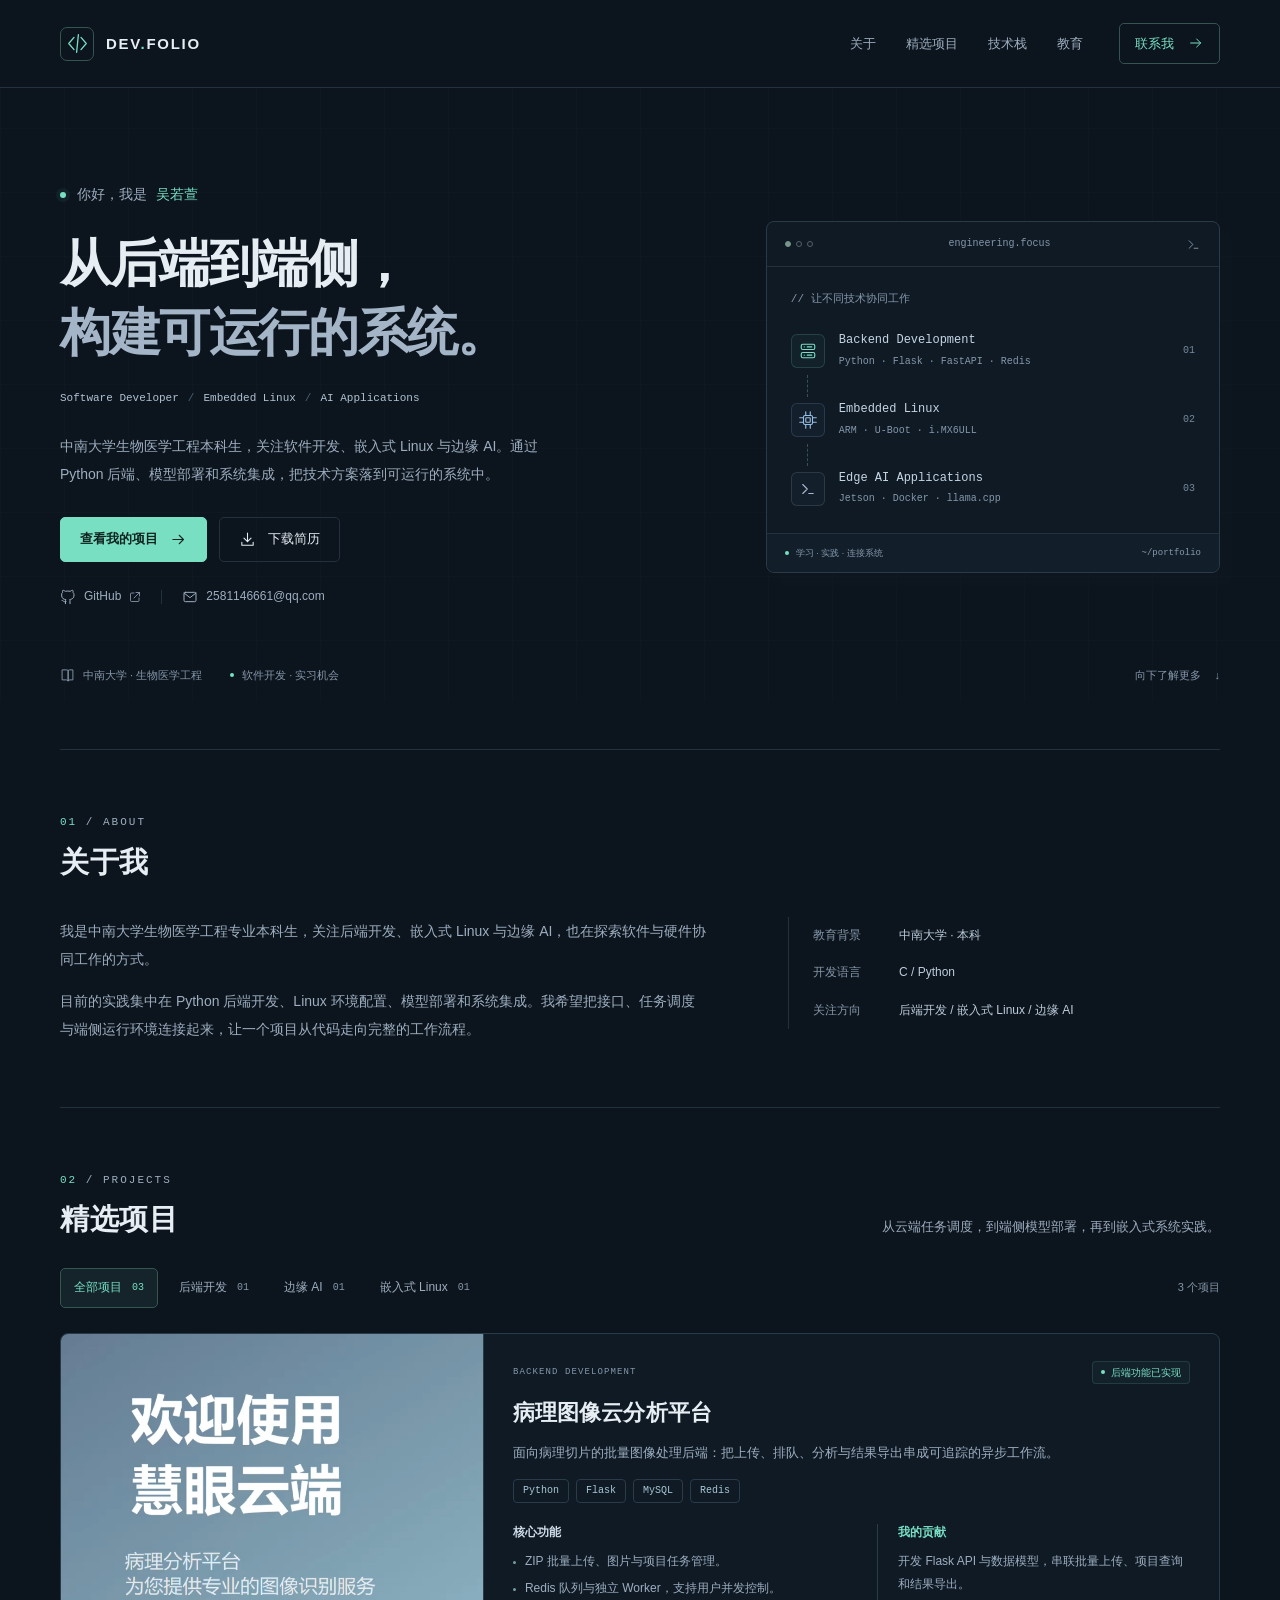
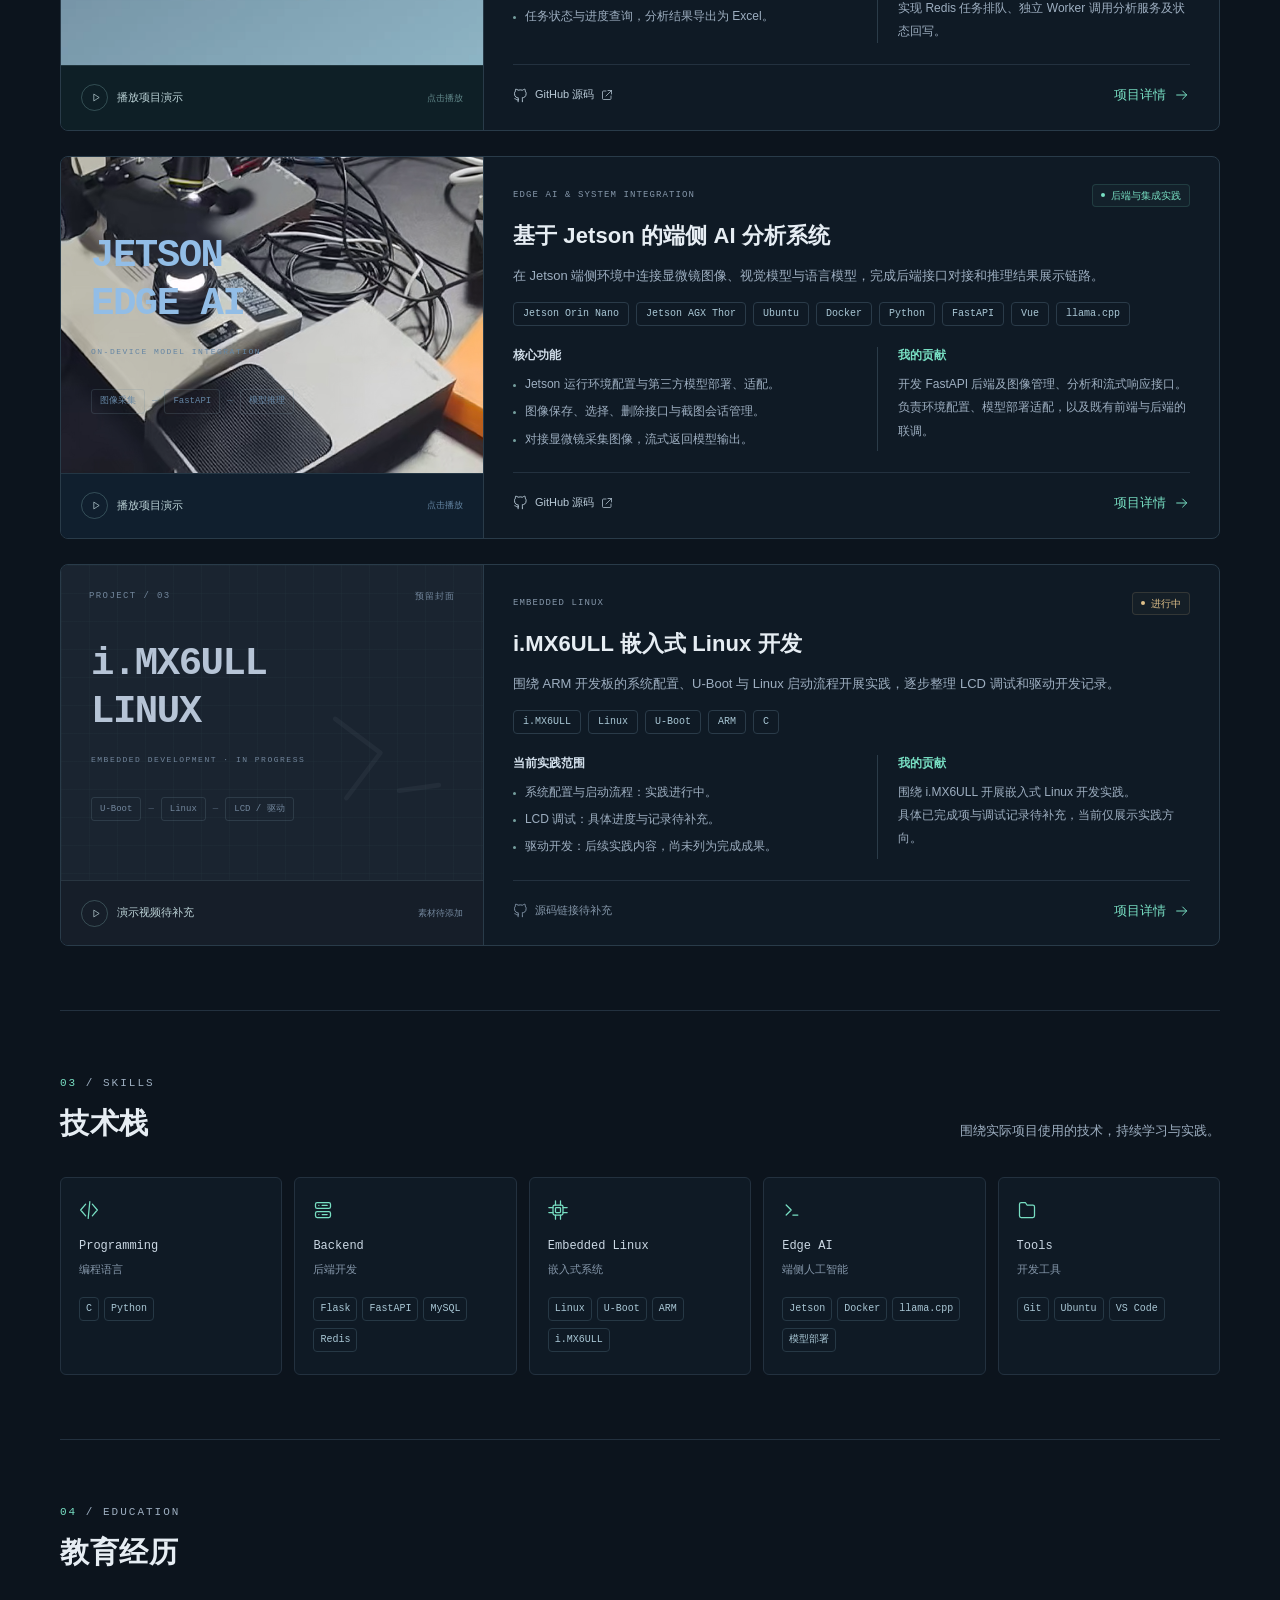
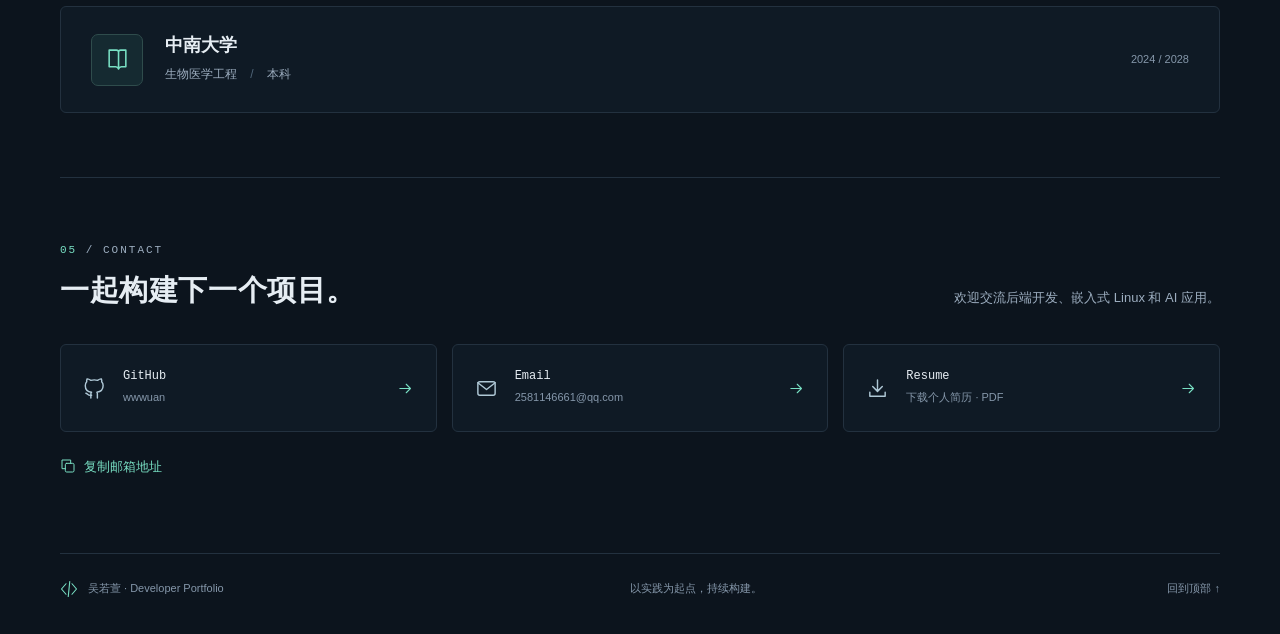
<file: index.html>
<!doctype html>
<html lang="zh-CN">
<head>
  <meta charset="utf-8">
  <meta name="viewport" content="width=device-width, initial-scale=1">
  <meta name="color-scheme" content="dark">
  <meta name="theme-color" content="#0c141d">
  <meta name="description" content="中南大学生物医学工程本科生的开发者作品集，关注 Python 后端、嵌入式 Linux 与端侧 AI 系统集成。">
  <title>个人技术作品集 · Software Developer</title>
  <link rel="icon" href="./favicon.svg" type="image/svg+xml">
  <link rel="stylesheet" href="./styles/main.css">
  <script type="module" src="./scripts/app.js"></script>
</head>
<body data-page="home">
  <a class="skip-link" href="#main">跳转到主要内容</a>
  <header class="site-header" id="site-header"></header>
  <main id="main" tabindex="-1">
    <section class="hero container" id="home" aria-label="个人介绍"></section>
    <section class="section container" id="about" aria-labelledby="about-title"></section>
    <section class="section container" id="projects" aria-labelledby="projects-title"></section>
    <section class="section container" id="skills" aria-labelledby="skills-title"></section>
    <section class="section container" id="education" aria-labelledby="education-title"></section>
    <section class="section container contact-section" id="contact" aria-labelledby="contact-title"></section>
  </main>
  <footer class="site-footer container" id="site-footer"></footer>
  <div class="toast" id="toast" role="status" aria-live="polite" aria-atomic="true"></div>
  <noscript><div class="noscript container">请启用 JavaScript 以查看作品集。本站展示 Python 后端、Jetson 端侧 AI 和 i.MX6ULL 嵌入式 Linux 三个项目方向。</div></noscript>
</body>
</html>
</file>
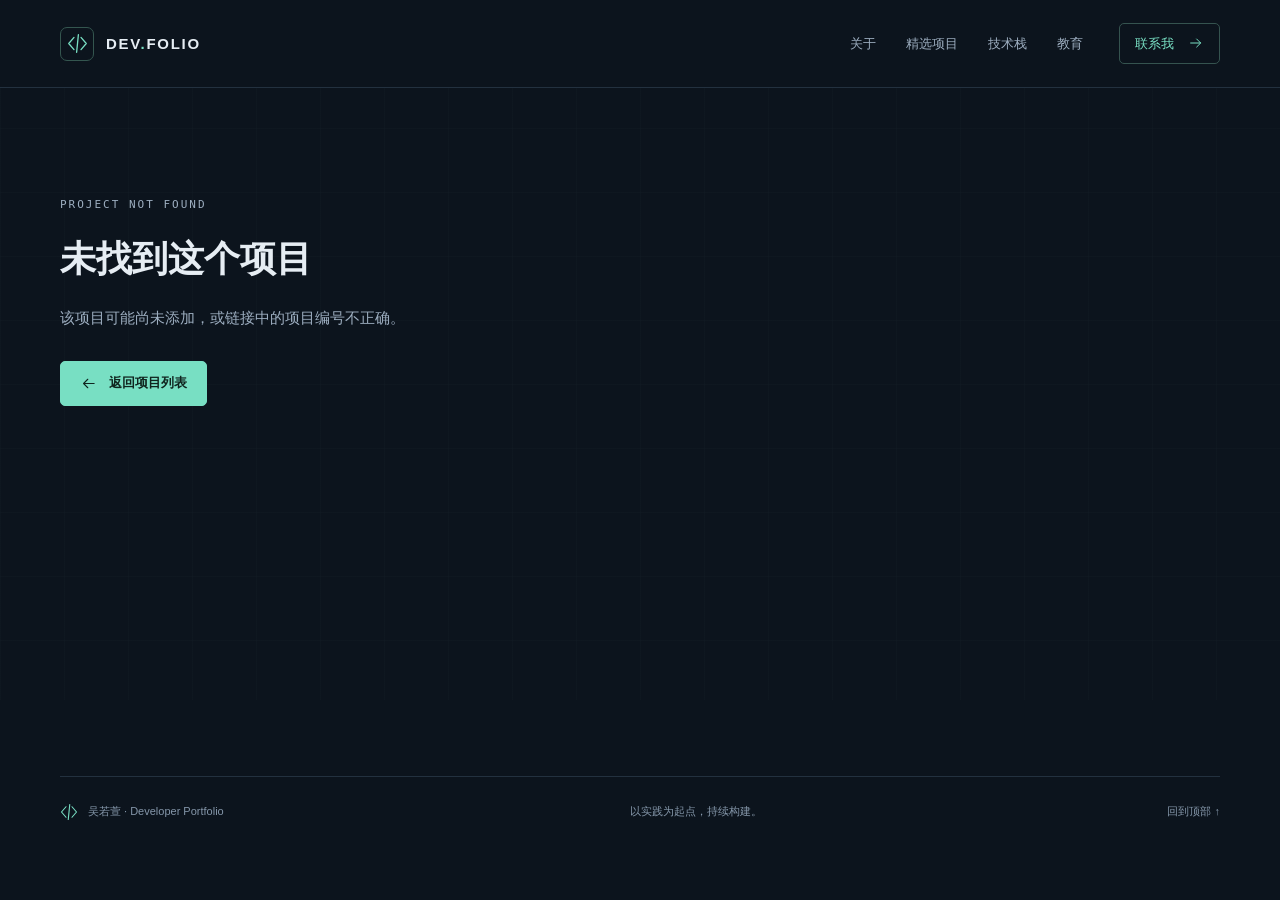
<file: project.html>
<!doctype html>
<html lang="zh-CN">
<head>
  <meta charset="utf-8">
  <meta name="viewport" content="width=device-width, initial-scale=1">
  <meta name="color-scheme" content="dark">
  <meta name="theme-color" content="#0c141d">
  <meta name="description" content="项目实现、个人贡献、技术流程与开发状态。">
  <title>项目详情 · 个人技术作品集</title>
  <link rel="icon" href="./favicon.svg" type="image/svg+xml">
  <link rel="stylesheet" href="./styles/main.css">
  <script type="module" src="./scripts/app.js"></script>
</head>
<body data-page="project">
  <a class="skip-link" href="#main">跳转到主要内容</a>
  <header class="site-header" id="site-header"></header>
  <main id="main" class="container detail-main" tabindex="-1"></main>
  <footer class="site-footer container" id="site-footer"></footer>
  <div class="toast" id="toast" role="status" aria-live="polite" aria-atomic="true"></div>
  <noscript><div class="noscript container">请启用 JavaScript 以查看作品集。本站展示 Python 后端、Jetson 端侧 AI 和 i.MX6ULL 嵌入式 Linux 三个项目方向。</div></noscript>
</body>
</html>
</file>
<file: styles/main.css>
:root {
  color-scheme: dark;
  --bg: #0c141d;
  --surface: #111d29;
  --surface-raised: #152332;
  --surface-soft: #0f1a25;
  --text: #e6edf3;
  --muted: #9daec0;
  --subtle: #8597aa;
  --accent: #78dfc3;
  --accent-dim: rgba(120, 223, 195, .08);
  --line: #23313f;
  --font: -apple-system, BlinkMacSystemFont, "Segoe UI", "PingFang SC", "Microsoft YaHei", sans-serif;
  --mono: "Cascadia Code", "SFMono-Regular", Consolas, monospace;
}
* { box-sizing: border-box; }
html { scroll-behavior: smooth; scroll-padding-top: 104px; }
body { margin: 0; background: var(--bg); color: var(--text); font-family: var(--font); font-size: 15px; line-height: 1.8; -webkit-font-smoothing: antialiased; }
body::before { content: ""; position: absolute; top: 0; left: 0; right: 0; height: 700px; pointer-events: none; background-image: linear-gradient(rgba(120,150,170,.025) 1px, transparent 1px), linear-gradient(90deg, rgba(120,150,170,.025) 1px, transparent 1px); background-size: 64px 64px; z-index: -1; }
a { color: inherit; text-decoration: none; }
button, input { font: inherit; }
button { cursor: pointer; }
button:disabled { cursor: default; }
a, button { -webkit-tap-highlight-color: transparent; }
button, a { touch-action: manipulation; }
:focus-visible { outline: 2px solid var(--accent); outline-offset: 5px; border-radius: 3px; }
::selection { background: #285a55; color: white; }
h1, h2, h3, h4, p { margin: 0; }
h1, h2, h3, h4 { line-height: 1.4; }
img, video { display: block; width: 100%; }
svg { flex-shrink: 0; }
.icon { width: 20px; height: 20px; vertical-align: middle; }
.container { width: min(1160px, calc(100% - 96px)); margin-inline: auto; }
.skip-link { position: fixed; top: -80px; left: 20px; background: var(--accent); color: var(--bg); padding: 10px 18px; z-index: 100; }
.skip-link:focus { top: 14px; }
.site-header { position: sticky; top: 0; height: 88px; z-index: 30; background: var(--bg); border-bottom: 1px solid var(--line); }
.nav-wrap { height: 100%; display: flex; align-items: center; justify-content: space-between; }
.brand { display: inline-flex; gap: 12px; align-items: center; font-size: 15px; font-weight: 700; letter-spacing: 1.7px; }
.brand-mark { width: 34px; height: 34px; display: grid; place-items: center; color: var(--accent); border: 1px solid #34564f; border-radius: 7px; }
.brand-mark .icon { width: 21px; height: 21px; }
.brand-dot { color: var(--accent); }
.primary-nav { display: flex; align-items: center; gap: 30px; }
.primary-nav > a { font-size: 13px; color: var(--muted); transition: color .15s; }
.primary-nav > a:hover, .primary-nav > a[aria-current] { color: var(--accent); }
.primary-nav > .nav-contact { display: inline-flex; align-items: center; gap: 14px; padding: 8px 15px; border: 1px solid #35534f; border-radius: 5px; color: var(--accent); margin-left: 6px; }
.nav-contact .icon { width: 16px; height: 16px; }
.menu-toggle { display: none; background: transparent; color: var(--text); border: 1px solid var(--line); padding: 9px; border-radius: 5px; }
.section { padding-block: 64px; border-top: 1px solid var(--line); }
.section-heading { display: flex; align-items: flex-end; justify-content: space-between; gap: 28px; margin-bottom: 34px; }
.eyebrow { font-family: var(--mono); font-size: 11px; color: var(--muted); letter-spacing: 2px; line-height: 1.6; }
.eyebrow > span { color: var(--accent); }
.section-heading h2 { font-size: 29px; font-weight: 650; letter-spacing: .6px; margin-top: 10px; }
.section-description { max-width: 340px; color: var(--muted); font-size: 13px; line-height: 1.9; }
.hero { padding-block: 94px 64px; }
.hero h1 { font-size: clamp(34px, 4vw, 54px); letter-spacing: -1.4px; line-height: 1.35; margin-block: 22px; font-weight: 680; }
.button { min-height: 44px; display: inline-flex; gap: 12px; align-items: center; justify-content: center; padding: 11px 19px; border: 1px solid var(--line); border-radius: 5px; background: transparent; color: var(--text); font-size: 13px; font-weight: 500; line-height: 1.6; transition: background .18s, border-color .18s, transform .18s; }
.button .icon { width: 17px; height: 17px; }
.button:hover:not(:disabled) { background: var(--surface-raised); border-color: #456172; }
.button-primary { background: var(--accent); border-color: var(--accent); color: #10251f; font-weight: 650; }
.button-primary:hover:not(:disabled) { background: #9ae9d3; border-color: #9ae9d3; transform: translateY(-2px); }
.button:disabled { color: var(--subtle); border-color: var(--line); background: transparent; }
.button small { font-weight: 400; font-size: 10px; color: var(--subtle); }
.text-link { display: inline-flex; align-items: center; gap: 8px; color: var(--accent); font-size: 13px; }
.text-link:hover { text-decoration: underline; text-underline-offset: 5px; }
.text-link .icon { width: 16px; height: 16px; }
.tag-list { display: flex; flex-wrap: wrap; gap: 7px; list-style: none; margin: 0; padding: 0; }
.tag { display: inline-flex; padding: 2px 9px; border: 1px solid #2a3b49; border-radius: 4px; font-family: var(--mono); color: #a9c7d5; font-size: 10px; line-height: 1.8; }
.site-footer { border-top: 1px solid var(--line); display: flex; align-items: center; justify-content: space-between; gap: 20px; padding-block: 25px 35px; color: var(--subtle); font-size: 11px; }
.footer-brand { display: flex; align-items: center; gap: 10px; }
.footer-brand .icon { width: 18px; height: 18px; color: var(--accent); }
.back-top:hover { color: var(--accent); }
.toast { position: fixed; bottom: 28px; left: 50%; transform: translate(-50%, 15px); opacity: 0; visibility: hidden; width: max-content; max-width: calc(100% - 32px); padding: 12px 22px; border: 1px solid #3a5c55; border-radius: 7px; background: #172b30; color: var(--text); font-size: 13px; z-index: 60; transition: opacity .2s, transform .2s; box-shadow: 0 10px 40px #0004; }
.toast.is-visible { visibility: visible; opacity: 1; transform: translate(-50%, 0); }
.load-error, .noscript { padding-block: 90px; }
.load-error h1 { font-size: 30px; }
.load-error p { margin-block: 20px; color: var(--muted); }
@media (min-width: 1500px) { .container { width: min(1200px, calc(100% - 120px)); } }
@media (max-width: 1000px) { .container { width: calc(100% - 64px); } .primary-nav { gap: 22px; } .hero { padding-top: 70px; } }
@media (max-width: 760px) {
  html { scroll-padding-top: 90px; }
  .container { width: calc(100% - 40px); }
  .site-header { height: 72px; }
  .brand { font-size: 13px; }
  .menu-toggle { display: inline-flex; }
  .primary-nav { display: none; position: absolute; inset: 71px 0 auto; padding: 18px 20px 24px; background: var(--surface); border-bottom: 1px solid var(--line); box-shadow: 0 12px 20px #0003; }
  .primary-nav.is-open { display: flex; flex-direction: column; align-items: stretch; gap: 0; }
  .primary-nav > a { padding: 12px 15px; font-size: 14px; }
  .primary-nav > .nav-contact { margin: 10px 0 0; justify-content: space-between; }
  .hero { padding-block: 52px 40px; }
  .hero h1 { font-size: clamp(30px, 7.4vw, 44px); letter-spacing: -.6px; }
  .section { padding-block: 42px; }
  .section-heading { display: block; margin-bottom: 26px; }
  .section-heading h2 { font-size: 25px; }
  .section-description { margin-top: 14px; max-width: none; }
  .site-footer { flex-wrap: wrap; }
  .footer-note { display: none; }
}
@media (prefers-reduced-motion: reduce) {
  html { scroll-behavior: auto; }
  *, *::before, *::after { animation-duration: .01ms !important; transition-duration: .01ms !important; }
}

/* Introduction and supporting sections */
.hero-grid{display:grid;grid-template-columns:minmax(0,1.4fr) minmax(0,1fr);gap:70px;align-items:center}
.hero-greeting{display:flex;align-items:center;gap:9px;font-size:14px;color:var(--muted)}
.hero-greeting strong{color:var(--accent);font-weight:500}
.status-dot,.tiny-dot{display:inline-block;width:6px;height:6px;border-radius:50%;background:var(--accent);flex-shrink:0}
.status-dot{margin-right:2px;box-shadow:0 0 0 4px #78dfc310}
.hero h1 span{color:#a4b5c7}
.hero-roles{display:flex;flex-wrap:wrap;align-items:center;gap:3px 9px;font-family:var(--mono);color:#b1c2d2;font-size:11px}
.hero-roles b{color:#476276;font-weight:400}
.hero-intro{font-size:14px;color:var(--muted);line-height:2;max-width:520px;margin-top:23px}
.hero-actions{display:flex;flex-wrap:wrap;gap:12px;margin-top:29px}
.hero-socials{display:flex;align-items:center;gap:20px;margin-top:24px;color:var(--muted);font-size:12px}
.hero-socials>a,.pending-link{display:inline-flex;align-items:center;gap:8px;overflow-wrap:anywhere}
.hero-socials .icon{width:16px;height:16px}
.hero-socials a:hover{color:var(--accent)}
.hero-socials a .icon:last-child:not(:first-child){width:12px;height:12px}
.pending-link small{color:var(--subtle);font-size:10px}
.social-separator{width:1px;height:14px;background:var(--line)}
.focus-panel{border:1px solid #2a3b48;border-radius:8px;background:var(--surface-soft);margin-top:5px;box-shadow:12px 12px 0 #0f1a2555}
.focus-panel-head{border-bottom:1px solid var(--line);display:flex;align-items:center;justify-content:space-between;gap:14px;padding:13px 18px;font-family:var(--mono);font-size:10px;color:var(--subtle)}
.focus-panel-head>.icon{width:15px;height:15px}
.window-dots{display:flex;gap:5px}
.window-dots i{width:6px;height:6px;border:1px solid #54616d;border-radius:50%}
.window-dots i:first-child{border-color:#789589;background:#789589}
.focus-panel-body{padding:23px 24px 25px}
.focus-comment{font-family:var(--mono);font-size:11px;color:var(--subtle);margin-bottom:22px}
.focus-item{display:flex;align-items:center;gap:14px}
.focus-item>.icon{width:34px;height:34px;padding:7px;background:#78dfc30a;border:1px solid #78dfc32b;border-radius:6px;color:var(--accent)}
.focus-item:nth-of-type(3)>.icon{color:#96bfe6;background:#96bfe608;border-color:#96bfe62b}
.focus-item:nth-of-type(5)>.icon{color:#a6b7ce;background:#a6b7ce08;border-color:#a6b7ce2b}
.focus-item h2{font-size:12px;font-family:var(--mono);font-weight:500;color:#c5d6e4}
.focus-item p{font-size:10px;font-family:var(--mono);color:var(--subtle);margin-top:4px}
.focus-index{margin-left:auto;font-family:var(--mono);font-size:10px;color:#75899a}
.focus-connector{height:22px;border-left:1px dashed #36505b;margin:4px 0 4px 16px}
.focus-panel-foot{display:flex;align-items:center;gap:7px;padding:11px 18px;background:#121f2b;border-top:1px solid var(--line);border-radius:0 0 8px 8px;color:var(--subtle);font-size:9px}
.focus-panel-foot .tiny-dot{width:4px;height:4px}
.focus-panel-foot>span:last-child{margin-left:auto;font-family:var(--mono)}
.hero-bottom{display:flex;align-items:center;gap:28px;margin-top:58px;color:var(--subtle);font-size:11px}
.hero-bottom>span{display:flex;align-items:center;gap:8px}
.hero-bottom .icon{width:15px;height:15px}
.hero-bottom .tiny-dot{width:4px;height:4px}
.hero-bottom>a{display:flex;align-items:center;gap:14px;margin-left:auto}
.hero-bottom>a:hover{color:var(--accent)}
.about-grid{display:grid;grid-template-columns:1.5fr 1fr;gap:80px}
.about-copy p{color:var(--muted);font-size:14px;line-height:2}
.about-copy p+p{margin-top:14px}
.about-facts{margin:0;padding:0 0 0 24px;border-left:1px solid var(--line);align-self:start}
.about-facts>div{display:grid;grid-template-columns:66px 1fr;gap:20px;padding-block:8px;font-size:12px}
.about-facts dt{color:var(--subtle)}
.about-facts dd{margin:0;color:#bdcddc}
.skills-grid{display:grid;grid-template-columns:repeat(5,minmax(0,1fr));gap:12px}
.skill-card{border:1px solid var(--line);background:var(--surface-soft);padding:22px 18px;border-radius:6px}
.skill-card>.icon{color:var(--accent);width:20px;height:20px;margin-bottom:18px}
.skill-card h3{font-size:12px;font-family:var(--mono);color:#cbd8e4;font-weight:500}
.skill-card>p{font-size:11px;color:var(--subtle);margin-block:5px 17px}
.skill-card .tag-list{gap:7px 5px}
.skill-card .tag{padding:2px 6px;border-color:#263845;font-size:10px}
.education-card{display:flex;align-items:center;gap:22px;padding:26px 30px;border:1px solid var(--line);border-radius:6px;background:var(--surface-soft)}
.education-mark{width:52px;height:52px;display:grid;place-items:center;background:#152a31;border:1px solid #2f4c4c;border-radius:7px;color:var(--accent);flex-shrink:0}
.education-mark .icon{width:25px;height:25px}
.education-info h3{font-size:18px;font-weight:600}
.education-info p{color:var(--muted);font-size:12px;margin-top:6px}
.education-info p span{margin-inline:10px;color:#50667a}
.education-period{color:var(--subtle);font-size:11px;margin-left:auto}
.contact-section{padding-bottom:70px}
.contact-grid{display:grid;grid-template-columns:repeat(3,minmax(0,1fr));gap:15px}
.contact-card{display:flex;align-items:center;gap:17px;border:1px solid var(--line);border-radius:6px;padding:23px 22px;background:var(--surface-soft)}
.contact-card>.icon:first-child{width:23px;height:23px;color:#afc8d6}
.contact-card h3{font-size:12px;font-family:var(--mono);font-weight:500}
.contact-card p{color:var(--subtle);font-size:11px;margin-top:3px;overflow-wrap:anywhere}
.contact-card>.icon:last-child{margin-left:auto;width:17px;height:17px;color:var(--accent)}
.contact-card>.pending-icon{width:14px!important;color:#697e8f!important}
a.contact-card{transition:background .2s,border-color .2s}
a.contact-card:hover{background:var(--surface-raised);border-color:#456172}
.copy-email{margin-top:18px;border:0;background:transparent;padding:5px 0}
@media(max-width:1100px){
.hero-grid{gap:35px;grid-template-columns:1.35fr 1fr}.hero h1{font-size:42px}
.focus-panel-body{padding:21px 18px}.focus-item{gap:10px}.focus-item h2{font-size:11px}.focus-item p{font-size:9px}
.about-grid{gap:40px}.skills-grid{grid-template-columns:repeat(3,minmax(0,1fr))}.contact-card{padding:20px 16px;gap:12px}
}
@media(max-width:760px){
.hero-grid{grid-template-columns:1fr;gap:35px}.hero h1{font-size:clamp(30px,7.8vw,46px)}
.hero-roles{font-size:10px;gap:4px 8px}.hero-intro{font-size:13px;max-width:580px;margin-top:20px}.hero-actions{margin-top:24px}
.focus-panel{margin-top:3px;box-shadow:none}.focus-panel-body{padding:22px}.focus-item h2{font-size:12px}.focus-item p{font-size:10px}
.focus-connector{height:15px}.hero-bottom{margin-top:30px;gap:16px;flex-wrap:wrap;font-size:10px}.hero-bottom>a{display:none}
.about-grid{grid-template-columns:1fr;gap:24px}.about-copy p{font-size:13px}.about-facts{padding-left:18px}.about-facts>div{font-size:11px;gap:14px}
.skills-grid{grid-template-columns:repeat(2,minmax(0,1fr));gap:10px}.skill-card{padding:20px 15px}
.education-card{padding:22px 18px;flex-wrap:wrap;gap:16px}.education-period{width:100%;margin-left:68px;margin-top:-6px}
.contact-grid{grid-template-columns:1fr;gap:10px}.contact-card{padding:20px}
}

/* Project catalogue and shared media component */
.project-filters { display:flex; flex-wrap:wrap; gap:7px; }
.projects-filter-row { display:flex; align-items:center; justify-content:space-between; gap:14px; margin:-6px 0 25px; }
.project-filters button { display:flex; align-items:center; gap:10px; min-height:40px; padding:7px 13px; border:1px solid transparent; border-radius:5px; background:transparent; color:var(--muted); font-size:12px; transition:color .15s,background .15s; }
.project-filters button span { font-family:var(--mono); font-size:10px; color:var(--subtle); }
.project-filters button:hover { color:var(--accent); background:var(--surface); }
.project-filters button[aria-pressed="true"] { color:var(--accent); border-color:#35564f; background:var(--accent-dim); }
.project-filters button[aria-pressed="true"] span { color:var(--accent); }
.project-result-count { color:var(--subtle); font-size:11px; white-space:nowrap; }
.project-list { display:grid; gap:25px; }
.project-card { display:grid; grid-template-columns:minmax(0,.84fr) minmax(0,1.46fr); overflow:hidden; border:1px solid #293b49; border-radius:8px; background:var(--surface-soft); transition:border-color .2s,transform .2s,box-shadow .2s; }
.project-card:hover { transform:translateY(-3px); border-color:#45665e; box-shadow:0 10px 30px #0002; }
.project-content { padding:27px 29px 23px; min-width:0; }
.project-meta { display:flex; align-items:center; justify-content:space-between; flex-wrap:wrap; gap:10px; margin-bottom:12px; }
.project-category { font-family:var(--mono); font-size:9px; letter-spacing:1.1px; color:var(--subtle); }
.project-status { display:inline-flex; align-items:center; gap:6px; border-radius:4px; font-size:10px; line-height:1.7; padding:2px 8px; color:var(--accent); background:#78dfc30a; border:1px solid #78dfc324; white-space:nowrap; }
.project-status>span { width:4px; height:4px; border-radius:50%; background:currentColor; }
.status-progress { color:#dfc08a; background:#dfc08a08; border-color:#dfc08a26; }
.project-content h3 { font-size:22px; font-weight:600; letter-spacing:.1px; line-height:1.5; }
.project-summary { font-size:13px; color:var(--muted); line-height:1.95; margin-block:11px 14px; }
.project-copy { display:grid; grid-template-columns:1.1fr 1fr; gap:20px; margin-top:21px; }
.project-copy h4 { font-size:12px; font-weight:600; color:#d1deea; margin-bottom:9px; }
.project-features ul { margin:0; padding:0; list-style:none; }
.project-features li { position:relative; padding-left:12px; color:var(--muted); font-size:12px; line-height:1.95; }
.project-features li+li { margin-top:4px; }
.project-features li::before { content:""; position:absolute; width:3px; height:3px; border-radius:50%; background:#759f9e; left:0; top:11px; }
.project-contribution { border-left:1px solid #2b3c49; padding-left:20px; }
.project-contribution h4 { color:var(--accent); }
.project-contribution p { font-size:12px; line-height:1.95; color:var(--muted); }
.project-actions { display:flex; align-items:center; justify-content:space-between; flex-wrap:wrap; gap:12px; padding-top:18px; margin-top:21px; border-top:1px solid var(--line); }
.source-link,.source-pending { display:inline-flex; align-items:center; gap:7px; color:#b9cad7; font-size:11px; }
.source-link .icon,.source-pending .icon { width:15px; height:15px; }
.source-link .icon:last-child { width:12px; height:12px; }
.source-link:hover { color:var(--accent); }
.source-pending { color:var(--subtle); }
.project-media { position:relative; display:flex; flex-direction:column; min-width:0; min-height:350px; border-right:1px solid #293b49; background:#10252c; --cover-accent:#89d7c3; --cover-subtle:#638a8c; }
.theme-blue { background:#122536; --cover-accent:#92bde6; --cover-subtle:#6485a3; }
.theme-slate { background:#1a2430; --cover-accent:#b6c4d6; --cover-subtle:#72869c; }
.media-stage { flex:1; position:relative; overflow:hidden; min-height:260px; }
.media-cover { position:absolute; inset:0; }
.cover-placeholder { display:flex; flex-direction:column; justify-content:center; padding:30px; position:absolute; inset:0; color:var(--cover-accent); background-image:linear-gradient(#7cb6bc08 1px,transparent 1px),linear-gradient(90deg,#7cb6bc08 1px,transparent 1px); background-size:28px 28px; }
.cover-top { position:absolute; top:23px; left:28px; right:28px; display:flex; align-items:center; justify-content:space-between; font-family:var(--mono); font-size:9px; letter-spacing:1.4px; color:var(--cover-subtle); }
.cover-top>span:last-child { font-family:var(--font); font-size:9px; letter-spacing:1px; }
.cover-title { position:relative; z-index:1; font-family:var(--mono); font-size:clamp(29px,3.05vw,43px); font-weight:650; line-height:1.14; letter-spacing:-1.5px; margin-top:18px; }
.cover-title>span { display:block; }
.cover-title>span+span { margin-top:4px; }
.cover-label { position:relative; z-index:1; font-family:var(--mono); font-size:8px; letter-spacing:1.5px; color:var(--cover-subtle); margin-top:18px; }
.cover-flow { display:flex; align-items:center; flex-wrap:wrap; gap:7px; position:relative; z-index:1; margin-top:30px; color:var(--cover-subtle); }
.cover-flow>span { border:1px solid #718e9b38; border-radius:3px; padding:3px 8px; font-family:var(--mono); font-size:9px; }
.cover-flow>span.flow-dash { border:0; padding:0; opacity:.6; }
.cover-symbol { position:absolute; right:16px; top:34%; opacity:.055; transform:rotate(-8deg); }
.cover-symbol .icon { width:160px; height:160px; stroke-width:.7; }
.project-cover-image { position:absolute; inset:0; height:100%; object-fit:cover; }
.media-stage video { position:absolute; inset:0; width:100%; height:100%; object-fit:contain; background:#050a10; z-index:3; }
.media-toolbar { display:flex; align-items:center; justify-content:space-between; gap:8px; padding:15px 20px; border-top:1px solid #7598a330; background:#080f1740; }
.demo-button { display:inline-flex; align-items:center; gap:9px; min-height:34px; border:0; background:none; color:#bed5d9; font-size:11px; padding:0; }
.demo-button:hover { color:var(--accent); }
.play-symbol { width:27px; height:27px; display:grid; place-items:center; border:1px solid #7caaab55; border-radius:50%; }
.play-symbol .icon { width:11px; height:11px; margin-left:2px; }
.media-note { color:var(--cover-subtle); font-size:9px; white-space:nowrap; }
.video-options { display:flex; align-items:center; gap:10px; padding:0 20px 12px; background:#080f1740; }
.video-options button { background:transparent; border:1px solid #667f8a55; border-radius:3px; color:var(--muted); font-size:10px; padding:3px 10px; min-height:28px; }
.video-options button[aria-pressed="true"] { color:var(--accent); border-color:#78dfc35e; }
.empty-projects { padding:40px 20px; border:1px solid var(--line); color:var(--muted); }

/* Standalone project detail */
.detail-main { padding-block:38px 65px; }
.detail-back { margin-bottom:36px; }
.detail-heading { padding-bottom:36px; border-bottom:1px solid var(--line); }
.detail-heading h1 { font-size:clamp(28px,3.3vw,40px); line-height:1.5; font-weight:650; margin-top:15px; letter-spacing:-.4px; }
.detail-english { font-family:var(--mono); font-size:12px; color:var(--subtle); margin-top:6px; }
.detail-meta { display:flex; align-items:center; flex-wrap:wrap; gap:15px; margin-top:20px; }
.detail-meta>span:last-child { font-size:12px; color:var(--muted); }
.detail-summary { font-size:15px; color:var(--muted); max-width:800px; line-height:2; margin-block:22px 18px; }
.detail-heading .tag { font-size:11px; padding:3px 10px; }
.detail-heading-actions { margin-top:21px; }
.detail-grid { display:grid; grid-template-columns:minmax(0,1.4fr) minmax(0,.9fr); align-items:start; gap:60px; padding-top:14px; }
.detail-content { min-width:0; }
.detail-section { padding-block:29px; border-bottom:1px solid var(--line); }
.detail-section:last-child { border-bottom:0; }
.detail-section>h2 { font-size:20px; font-weight:600; margin-bottom:19px; }
.detail-section p { color:var(--muted); font-size:14px; line-height:2; }
.architecture-flow { display:flex; flex-wrap:wrap; gap:9px; list-style:none; margin:0; padding:0; }
.architecture-flow li { display:flex; align-items:center; gap:10px; border:1px solid #2d4250; border-radius:5px; background:var(--surface-soft); padding:10px 12px; font-size:12px; color:#b7cbd9; }
.architecture-flow li>span { font-family:var(--mono); font-size:9px; color:var(--accent); }
.implementation-list { display:grid; gap:22px; }
.implementation-list h3 { font-size:14px; font-weight:600; color:#d2dfeb; margin-bottom:7px; }
.ownership-list { display:grid; gap:13px; }
.ownership-list article { padding:20px; border:1px solid var(--line); border-left:2px solid #536a7f; border-radius:0 5px 5px 0; background:var(--surface-soft); }
.ownership-list article.ownership-personal { border-left-color:var(--accent); }
.ownership-list h3 { font-size:13px; color:#bacbd9; margin-bottom:8px; font-weight:600; }
.ownership-list .ownership-personal h3 { color:var(--accent); }
.ownership-list p { font-size:13px; }
.detail-bullets { list-style:none; padding:0; margin:0; }
.detail-bullets li { position:relative; padding-left:15px; color:var(--muted); font-size:13px; line-height:2; }
.detail-bullets li+li { margin-top:9px; }
.detail-bullets li::before { content:""; width:4px; height:4px; background:#779ba4; border-radius:50%; position:absolute; left:0; top:11px; }
.detail-sidebar { position:sticky; top:112px; padding-top:29px; min-width:0; }
.detail-media { border:1px solid #2c4150; border-radius:7px; overflow:hidden; }
.detail-media .project-media { border:0; min-height:340px; }
.detail-facts { margin-top:20px; border:1px solid var(--line); background:var(--surface-soft); border-radius:6px; padding:23px; }
.detail-facts h2 { font-size:14px; font-weight:600; }
.detail-facts dl { margin:18px 0; }
.detail-facts dl>div { display:grid; grid-template-columns:60px 1fr; gap:18px; font-size:12px; padding-block:8px; }
.detail-facts dt { color:var(--subtle); }
.detail-facts dd { margin:0; color:#becfdb; }
.detail-facts .text-link { font-size:12px; }
.detail-pagination { display:flex; align-items:center; justify-content:space-between; gap:30px; margin-top:30px; padding-top:30px; border-top:1px solid var(--line); }
.next-project { display:grid; grid-template-columns:1fr auto; column-gap:22px; text-align:right; }
.next-project>span { grid-column:1; font-size:10px; color:var(--subtle); }
.next-project>strong { grid-column:1; color:#c7d9e5; font-size:13px; font-weight:500; margin-top:5px; }
.next-project>.icon { grid-column:2; grid-row:1/3; align-self:center; color:var(--accent); width:18px; height:18px; }
.next-project:hover strong { color:var(--accent); }
.detail-not-found { padding-block:70px 110px; min-height:65vh; }
.detail-not-found h1 { margin-block:20px; font-size:36px; }
.detail-not-found>p:not(.eyebrow) { color:var(--muted); margin-bottom:30px; }
@media(max-width:1100px) {
  .project-card { grid-template-columns:minmax(0,.8fr) minmax(0,1.5fr); }
  .project-content { padding:24px; }
  .project-content h3 { font-size:20px; }
  .project-copy { grid-template-columns:1fr; gap:17px; }
  .project-contribution { border-left:0; padding-left:0; }
  .project-category { font-size:8px; }
  .cover-placeholder { padding:24px; }
  .cover-title { font-size:34px; }
  .cover-top { left:22px; right:22px; }
  .cover-label { line-height:1.8; }
  .cover-flow { gap:5px; }
  .cover-flow>span { padding:3px 5px; font-size:8px; }
  .detail-grid { gap:35px; grid-template-columns:minmax(0,1.3fr) minmax(0,.95fr); }
}
@media(max-width:760px) {
  .projects-filter-row { display:block; margin-top:-4px; }
  .project-filters { gap:5px; }
  .project-filters button { padding:7px 10px; gap:7px; font-size:11px; }
  .project-result-count { margin-top:12px; }
  .project-list { gap:20px; }
  .project-card { grid-template-columns:1fr; }
  .project-card:hover { transform:none; }
  .project-media { min-height:285px; border-right:0; border-bottom:1px solid #293b49; }
  .media-stage { min-height:230px; }
  .cover-placeholder { padding:26px; }
  .cover-top { top:18px; left:24px; right:24px; }
  .cover-title { font-size:34px; margin-top:28px; }
  .cover-label { margin-top:11px; font-size:8px; }
  .cover-flow { margin-top:18px; }
  .cover-flow>span { padding:3px 8px; font-size:9px; }
  .cover-symbol { top:25%; right:20px; }
  .cover-symbol .icon { width:140px; height:140px; }
  .media-toolbar { padding:11px 20px; }
  .project-content { padding:22px 20px; }
  .project-meta { gap:8px; margin-bottom:12px; }
  .project-category { font-size:8px; letter-spacing:.6px; }
  .project-status { font-size:9px; }
  .project-content h3 { font-size:20px; }
  .project-summary { font-size:13px; }
  .project-copy { gap:20px; }
  .project-copy h4 { font-size:12px; }
  .project-features li,.project-contribution p { font-size:12px; }
  .project-contribution { padding:15px 0 0; border-top:1px solid var(--line); }
  .project-actions { padding-top:17px; margin-top:19px; }
  .project-actions .text-link { font-size:12px; }
  .detail-main { padding-block:25px 45px; }
  .detail-back { margin-bottom:25px; }
  .detail-heading { padding-bottom:28px; }
  .detail-heading h1 { font-size:28px; margin-top:13px; }
  .detail-english { font-size:10px; }
  .detail-summary { font-size:13px; margin-block:18px 15px; }
  .detail-meta { gap:10px; }
  .detail-meta>span:last-child { font-size:10px; }
  .detail-grid { grid-template-columns:1fr; gap:0; padding-top:0; }
  .detail-sidebar { position:static; grid-row:1; padding-top:28px; }
  .detail-media .project-media { min-height:285px; }
  .detail-facts { display:none; }
  .detail-section { padding-block:26px; }
  .detail-section>h2 { font-size:19px; margin-bottom:16px; }
  .detail-section p { font-size:13px; }
  .detail-pagination { align-items:flex-start; gap:18px; }
  .detail-pagination>.text-link { font-size:11px; white-space:nowrap; }
  .next-project { column-gap:12px; }
  .next-project>strong { font-size:11px; }
}
@media(max-width:370px) {
  .hero h1 { font-size:28px; }
  .hero-actions { gap:9px; }
  .hero-actions .button { padding-inline:12px; font-size:12px; }
  .hero-socials { gap:15px; }
  .focus-panel-body { padding:20px 16px; }
  .project-meta { display:block; }
  .project-meta .project-status { margin-top:8px; }
}
</file>
